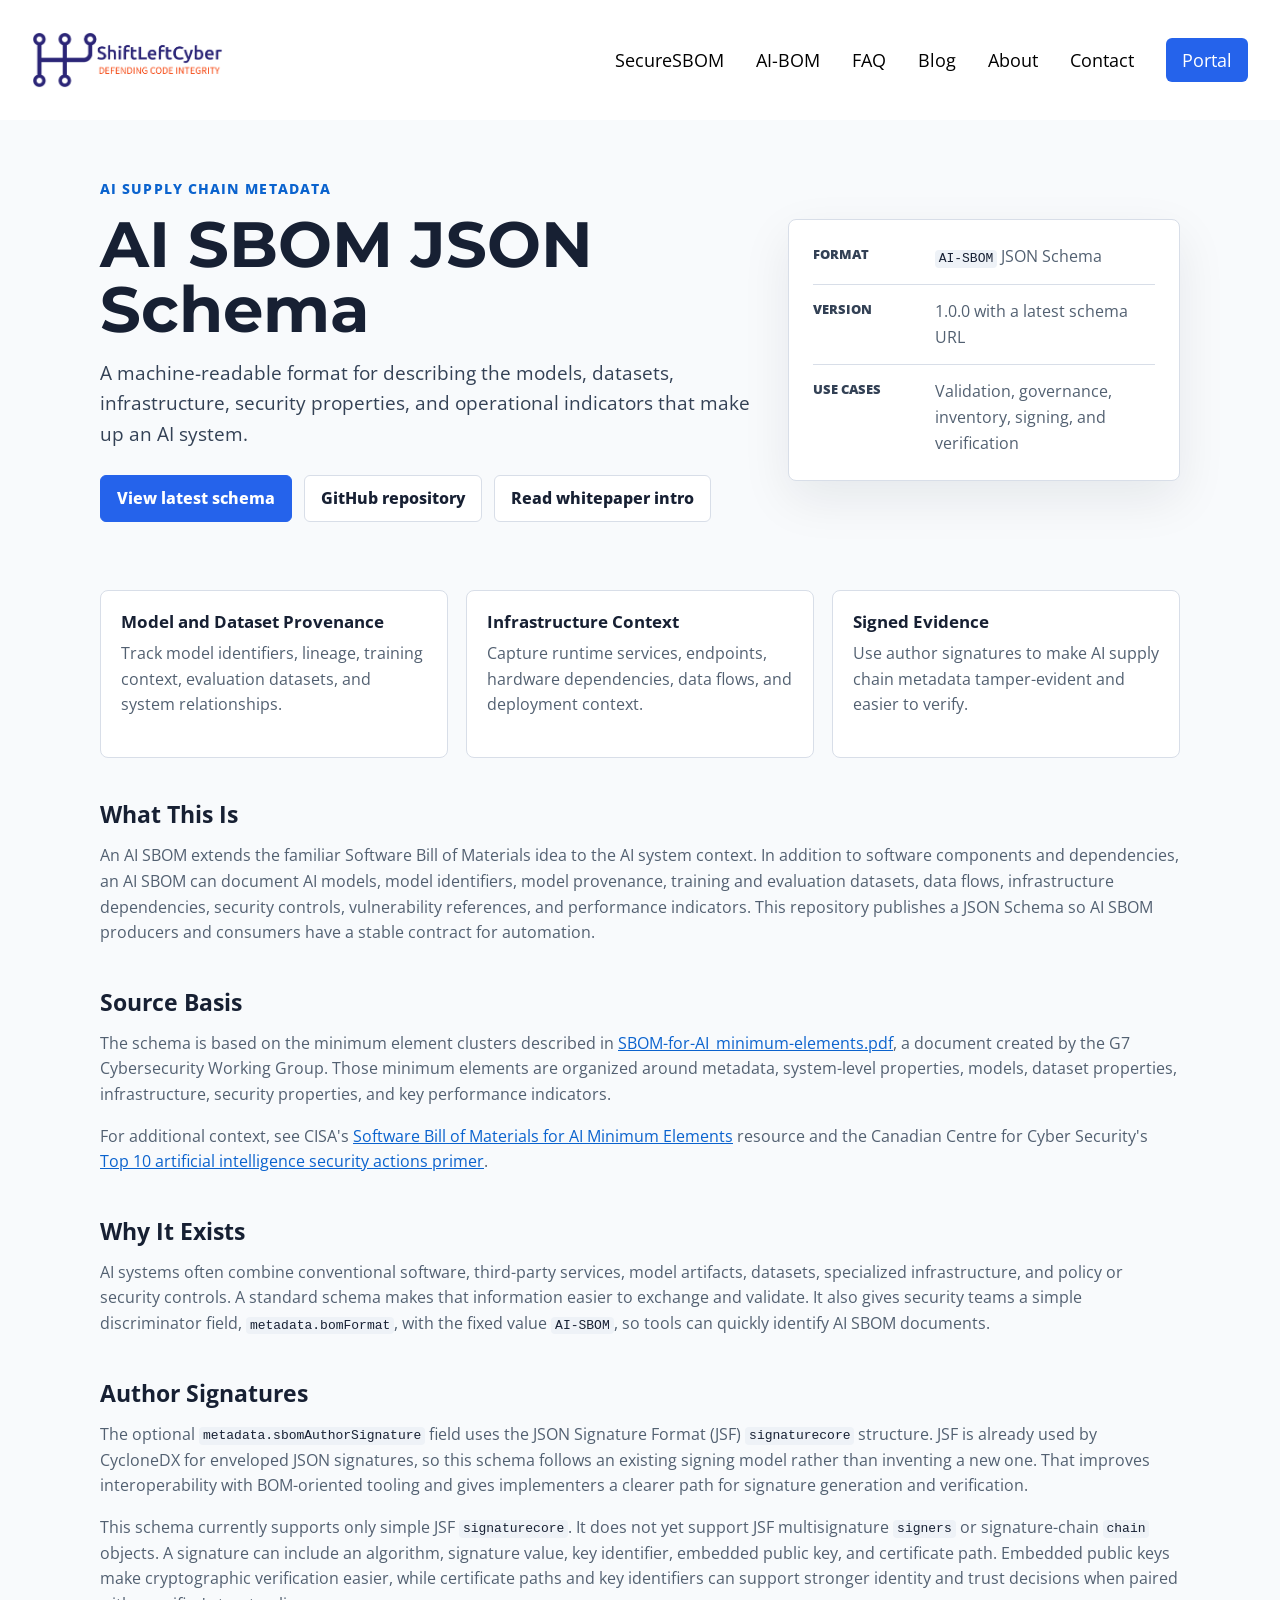
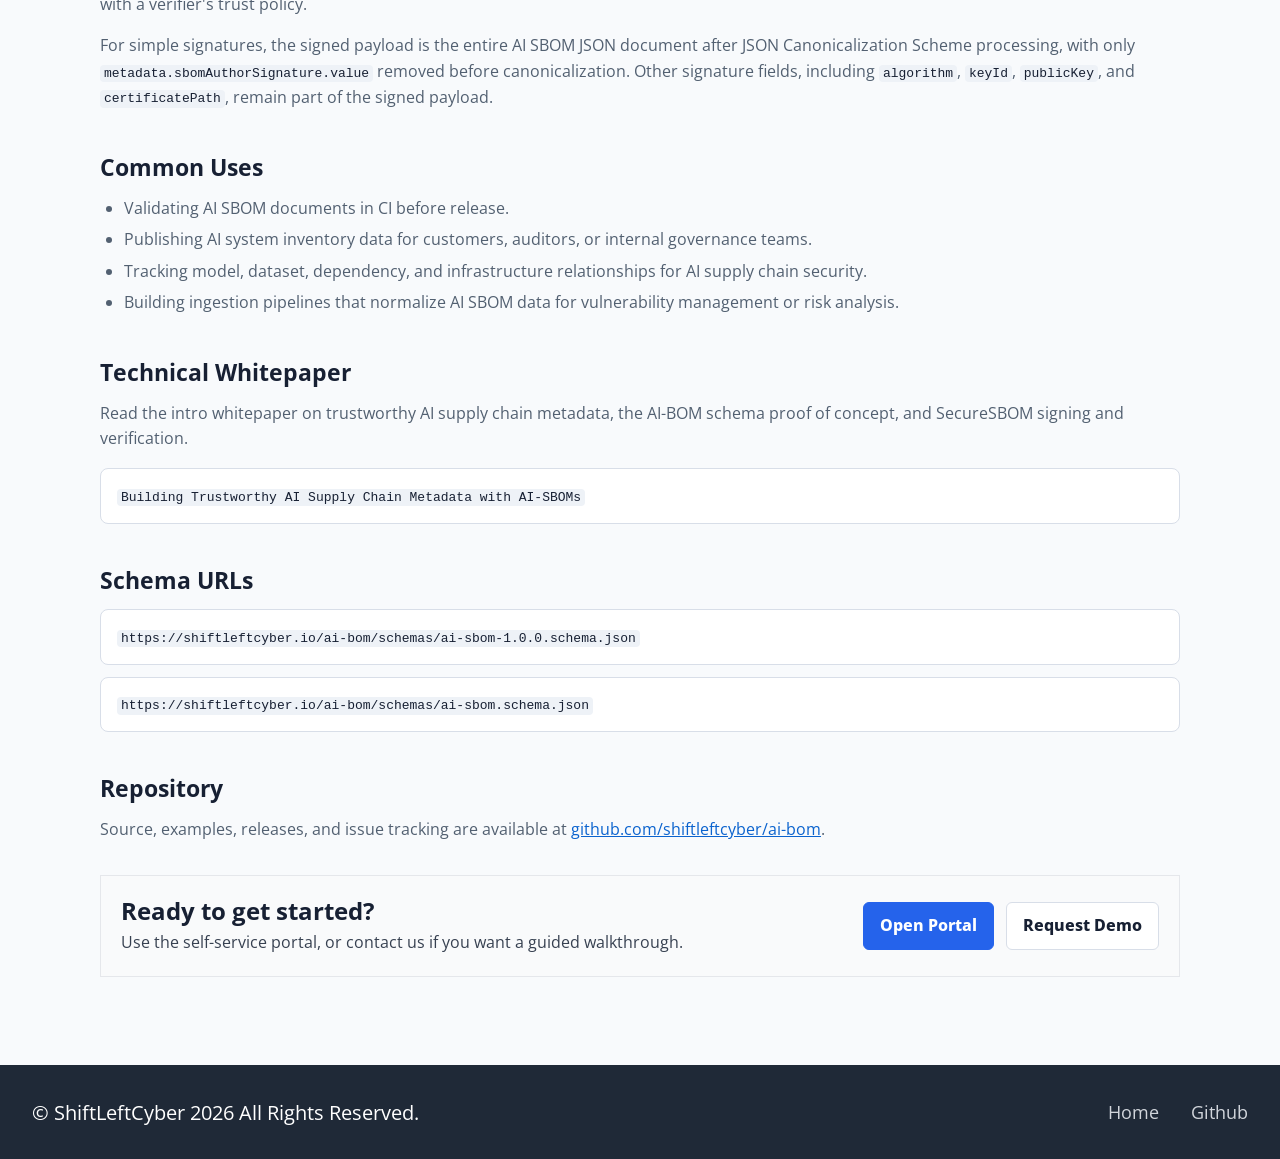
<file: docs/index.html>
<!doctype html>
<html lang="en">
  <head>
    <meta charset="utf-8">
    <meta name="viewport" content="width=device-width, initial-scale=1">
    <title>AI SBOM JSON Schema</title>
    <meta name="description" content="Published JSON Schema for AI Software Bill of Materials documents, based on G7 Cybersecurity Working Group minimum elements and designed for validators, CI workflows, and AI supply chain security automation.">
    <meta name="keywords" content="AI SBOM, SBOM for AI, Software Bill of Materials, JSON Schema, AI security, supply chain security, cybersecurity, SPDX, CycloneDX, AI governance, machine learning security">
    <meta name="author" content="ShiftLeftCyber">
    <meta name="robots" content="index, follow">
    <link rel="canonical" href="https://shiftleftcyber.io/ai-bom/">

    <meta property="og:type" content="website">
    <meta property="og:site_name" content="ShiftLeftCyber AI-BOM">
    <meta property="og:title" content="AI SBOM JSON Schema">
    <meta property="og:description" content="A machine-consumable JSON Schema for AI Software Bill of Materials documents based on G7 Cybersecurity Working Group minimum elements.">
    <meta property="og:url" content="https://shiftleftcyber.io/ai-bom/">

    <meta name="twitter:card" content="summary">
    <meta name="twitter:title" content="AI SBOM JSON Schema">
    <meta name="twitter:description" content="A published JSON Schema for AI Software Bill of Materials automation and validation, based on G7 minimum elements.">

    <script type="application/ld+json">
      {
        "@context": "https://schema.org",
        "@type": "SoftwareSourceCode",
        "name": "AI SBOM JSON Schema",
        "description": "A JSON Schema for AI Software Bill of Materials documents, based on G7 Cybersecurity Working Group minimum elements and designed for validators, CI workflows, and AI supply chain security automation.",
        "codeRepository": "https://github.com/shiftleftcyber/ai-bom",
        "url": "https://shiftleftcyber.io/ai-bom/",
        "programmingLanguage": "JSON Schema",
        "version": "1.0.0",
        "license": "https://github.com/shiftleftcyber/ai-bom",
        "keywords": [
          "AI SBOM",
          "SBOM",
          "Software Bill of Materials",
          "JSON Schema",
          "AI security",
          "supply chain security",
          "cybersecurity",
          "SPDX",
          "CycloneDX"
        ],
        "publisher": {
          "@type": "Organization",
          "name": "ShiftLeftCyber",
          "url": "https://shiftleftcyber.io/"
        },
        "distribution": [
          {
            "@type": "DataDownload",
            "name": "AI SBOM JSON Schema v1.0.0",
            "encodingFormat": "application/schema+json",
            "contentUrl": "https://shiftleftcyber.io/ai-bom/schemas/ai-sbom-1.0.0.schema.json"
          },
          {
            "@type": "DataDownload",
            "name": "AI SBOM JSON Schema latest",
            "encodingFormat": "application/schema+json",
            "contentUrl": "https://shiftleftcyber.io/ai-bom/schemas/ai-sbom.schema.json"
          }
        ]
      }
    </script>

    <link href="https://fonts.googleapis.com/css2?family=Montserrat&family=Open+Sans&display=swap" rel="stylesheet">
    <link rel="stylesheet" href="./assets/site.css">
  </head>
  <body>
    <header class="site-header">
      <div class="mobile-overlay" id="mobileOverlay" aria-hidden="true">
        <ul>
          <li><a href="https://shiftleftcyber.io/securesbom/">SecureSBOM</a></li>
          <li><a href="https://shiftleftcyber.io/ai-bom/">AI-BOM</a></li>
          <li><a href="https://shiftleftcyber.io/faq/">FAQ</a></li>
          <li><a href="https://shiftleftcyber.io/blog/">Blog</a></li>
          <li><a href="https://shiftleftcyber.io/about/">About</a></li>
          <li><a href="https://shiftleftcyber.io/contactus/">Contact</a></li>
          <li><a href="https://app.securesbom.com/">Portal</a></li>
        </ul>
      </div>
      <div class="nav-wrap">
        <a class="brand" href="https://shiftleftcyber.io/">
          <img class="brand-logo" src="./assets/ShiftLeftCyberMainLogoUpdated.png" alt="SBOM management solutions by ShiftLeftCyber">
        </a>
        <button class="menu-button" id="menuButton" type="button" aria-label="Open menu" aria-expanded="false" aria-controls="mobileOverlay">
          <span class="top"></span>
          <span class="middle"></span>
          <span class="bottom"></span>
        </button>
        <nav class="site-nav" aria-label="Main navigation">
          <a href="https://shiftleftcyber.io/securesbom/">SecureSBOM</a>
          <a href="https://shiftleftcyber.io/ai-bom/">AI-BOM</a>
          <a href="https://shiftleftcyber.io/faq/">FAQ</a>
          <a href="https://shiftleftcyber.io/blog/">Blog</a>
          <a href="https://shiftleftcyber.io/about/">About</a>
          <a href="https://shiftleftcyber.io/contactus/">Contact</a>
          <a class="portal-link" href="https://app.securesbom.com/">Portal</a>
        </nav>
      </div>
    </header>
    <main>
      <section class="hero" aria-labelledby="ai-bom-title">
        <div class="hero-copy">
          <p class="eyebrow">AI supply chain metadata</p>
          <h1 id="ai-bom-title">AI SBOM JSON Schema</h1>
          <p class="lead">
            A machine-readable format for describing the models, datasets, infrastructure,
            security properties, and operational indicators that make up an AI system.
          </p>
          <div class="actions">
            <a class="button primary" href="https://shiftleftcyber.io/ai-bom/schemas/ai-sbom.schema.json">View latest schema</a>
            <a class="button" href="https://github.com/shiftleftcyber/ai-bom">GitHub repository</a>
            <a class="button" href="./building-trustworthy-ai-supply-chain-metadata-with-ai-sboms.html">Read whitepaper intro</a>
          </div>
        </div>
        <aside class="signal-panel" aria-label="AI-BOM schema summary">
          <div class="signal-row">
            <span class="signal-label">Format</span>
            <span class="signal-value"><code>AI-SBOM</code> JSON Schema</span>
          </div>
          <div class="signal-row">
            <span class="signal-label">Version</span>
            <span class="signal-value">1.0.0 with a latest schema URL</span>
          </div>
          <div class="signal-row">
            <span class="signal-label">Use Cases</span>
            <span class="signal-value">Validation, governance, inventory, signing, and verification</span>
          </div>
        </aside>
      </section>

      <section class="content-grid" aria-label="AI-BOM focus areas">
        <article class="card">
          <h3>Model and Dataset Provenance</h3>
          <p>Track model identifiers, lineage, training context, evaluation datasets, and system relationships.</p>
        </article>
        <article class="card">
          <h3>Infrastructure Context</h3>
          <p>Capture runtime services, endpoints, hardware dependencies, data flows, and deployment context.</p>
        </article>
        <article class="card">
          <h3>Signed Evidence</h3>
          <p>Use author signatures to make AI supply chain metadata tamper-evident and easier to verify.</p>
        </article>
      </section>

      <h2>What This Is</h2>
      <p>
        An AI SBOM extends the familiar Software Bill of Materials idea to the AI system context.
        In addition to software components and dependencies, an AI SBOM can document AI models,
        model identifiers, model provenance, training and evaluation datasets, data flows,
        infrastructure dependencies, security controls, vulnerability references, and performance
        indicators. This repository publishes a JSON Schema so AI SBOM producers and consumers
        have a stable contract for automation.
      </p>

      <h2>Source Basis</h2>
      <p>
        The schema is based on the minimum element clusters described in
        <a href="https://shiftleftcyber.io/ai-bom/assets/SBOM-for-AI_minimum-elements.pdf">SBOM-for-AI_minimum-elements.pdf</a>,
        a document created by the G7 Cybersecurity Working Group. Those minimum elements are
        organized around metadata, system-level properties, models, dataset properties,
        infrastructure, security properties, and key performance indicators.
      </p>
      <p>
        For additional context, see CISA's
        <a href="https://www.cisa.gov/resources-tools/resources/software-bill-materials-ai-minimum-elements">Software Bill of Materials for AI Minimum Elements</a>
        resource and the Canadian Centre for Cyber Security's
        <a href="https://www.cyber.gc.ca/en/guidance/top-10-artificial-intelligence-security-actions-primer-itsap10049">Top 10 artificial intelligence security actions primer</a>.
      </p>

      <h2>Why It Exists</h2>
      <p>
        AI systems often combine conventional software, third-party services, model artifacts,
        datasets, specialized infrastructure, and policy or security controls. A standard schema
        makes that information easier to exchange and validate. It also gives security teams a
        simple discriminator field, <code>metadata.bomFormat</code>, with the fixed value
        <code>AI-SBOM</code>, so tools can quickly identify AI SBOM documents.
      </p>

      <h2>Author Signatures</h2>
      <p>
        The optional <code>metadata.sbomAuthorSignature</code> field uses the JSON Signature
        Format (JSF) <code>signaturecore</code> structure. JSF is already used by CycloneDX for
        enveloped JSON signatures, so this schema follows an existing signing model rather than
        inventing a new one. That improves interoperability with BOM-oriented tooling and gives
        implementers a clearer path for signature generation and verification.
      </p>
      <p>
        This schema currently supports only simple JSF <code>signaturecore</code>. It does not
        yet support JSF multisignature <code>signers</code> or signature-chain <code>chain</code>
        objects. A signature can include an algorithm, signature value, key identifier, embedded
        public key, and certificate path. Embedded public keys make cryptographic verification
        easier, while certificate paths and key identifiers can support stronger identity and trust
        decisions when paired with a verifier's trust policy.
      </p>
      <p>
        For simple signatures, the signed payload is the entire AI SBOM JSON document after JSON
        Canonicalization Scheme processing, with only
        <code>metadata.sbomAuthorSignature.value</code> removed before canonicalization. Other
        signature fields, including <code>algorithm</code>, <code>keyId</code>,
        <code>publicKey</code>, and <code>certificatePath</code>, remain part of the signed
        payload.
      </p>

      <h2>Common Uses</h2>
      <ul>
        <li>Validating AI SBOM documents in CI before release.</li>
        <li>Publishing AI system inventory data for customers, auditors, or internal governance teams.</li>
        <li>Tracking model, dataset, dependency, and infrastructure relationships for AI supply chain security.</li>
        <li>Building ingestion pipelines that normalize AI SBOM data for vulnerability management or risk analysis.</li>
      </ul>

      <h2>Technical Whitepaper</h2>
      <p>
        Read the intro whitepaper on trustworthy AI supply chain metadata, the AI-BOM
        schema proof of concept, and SecureSBOM signing and verification.
      </p>
      <a class="schema-link" href="./building-trustworthy-ai-supply-chain-metadata-with-ai-sboms.html">
        <code>Building Trustworthy AI Supply Chain Metadata with AI-SBOMs</code>
      </a>

      <h2>Schema URLs</h2>
      <a class="schema-link" href="https://shiftleftcyber.io/ai-bom/schemas/ai-sbom-1.0.0.schema.json">
        <code>https://shiftleftcyber.io/ai-bom/schemas/ai-sbom-1.0.0.schema.json</code>
      </a>
      <a class="schema-link" href="https://shiftleftcyber.io/ai-bom/schemas/ai-sbom.schema.json">
        <code>https://shiftleftcyber.io/ai-bom/schemas/ai-sbom.schema.json</code>
      </a>

      <h2>Repository</h2>
      <p>
        Source, examples, releases, and issue tracking are available at
        <a href="https://github.com/shiftleftcyber/ai-bom">github.com/shiftleftcyber/ai-bom</a>.
      </p>

      <section class="ready-cta" aria-labelledby="ready-to-get-started">
        <div class="ready-cta-inner">
          <div>
            <h2 id="ready-to-get-started">Ready to get started?</h2>
            <p>Use the self-service portal, or contact us if you want a guided walkthrough.</p>
          </div>
          <div class="ready-cta-actions">
            <a class="button primary" href="https://app.securesbom.com/">Open Portal</a>
            <a class="button" href="https://shiftleftcyber.io/contactus/?type=demo">Request Demo</a>
          </div>
        </div>
      </section>
    </main>
    <footer class="site-footer">
      <div class="footer-wrap">
        <div>&copy; ShiftLeftCyber 2026 All Rights Reserved.</div>
        <div class="footer-links">
          <a href="https://shiftleftcyber.io/">Home</a>
          <a href="https://github.com/shiftleftcyber/">Github</a>
        </div>
      </div>
    </footer>
    <script>
      (function () {
        var menuButton = document.getElementById("menuButton");
        var mobileOverlay = document.getElementById("mobileOverlay");
        if (!menuButton || !mobileOverlay) {
          return;
        }

        menuButton.addEventListener("click", function () {
          var isOpen = mobileOverlay.classList.toggle("open");
          menuButton.classList.toggle("is-open", isOpen);
          menuButton.setAttribute("aria-expanded", String(isOpen));
          mobileOverlay.setAttribute("aria-hidden", String(!isOpen));
          document.body.classList.toggle("scroll-lock", isOpen);
        });
      })();
    </script>
  </body>
</html>
</file>
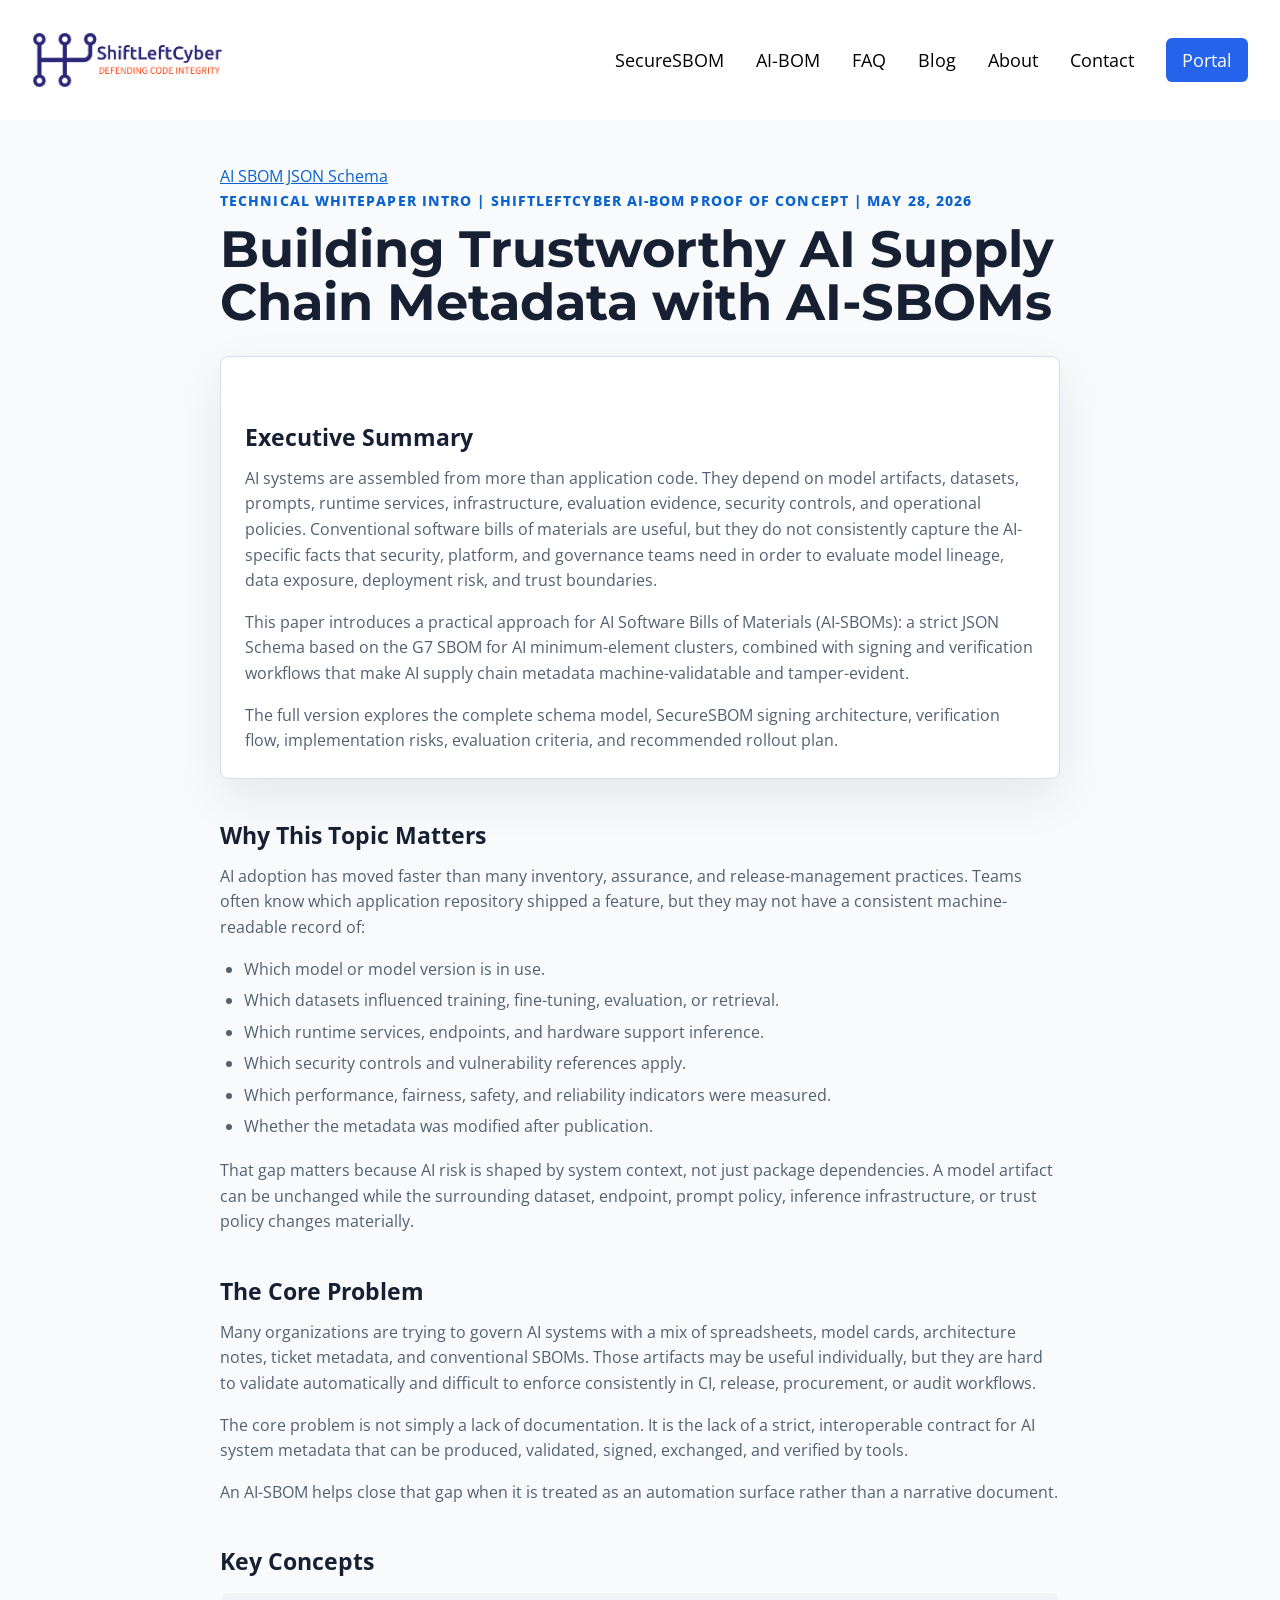
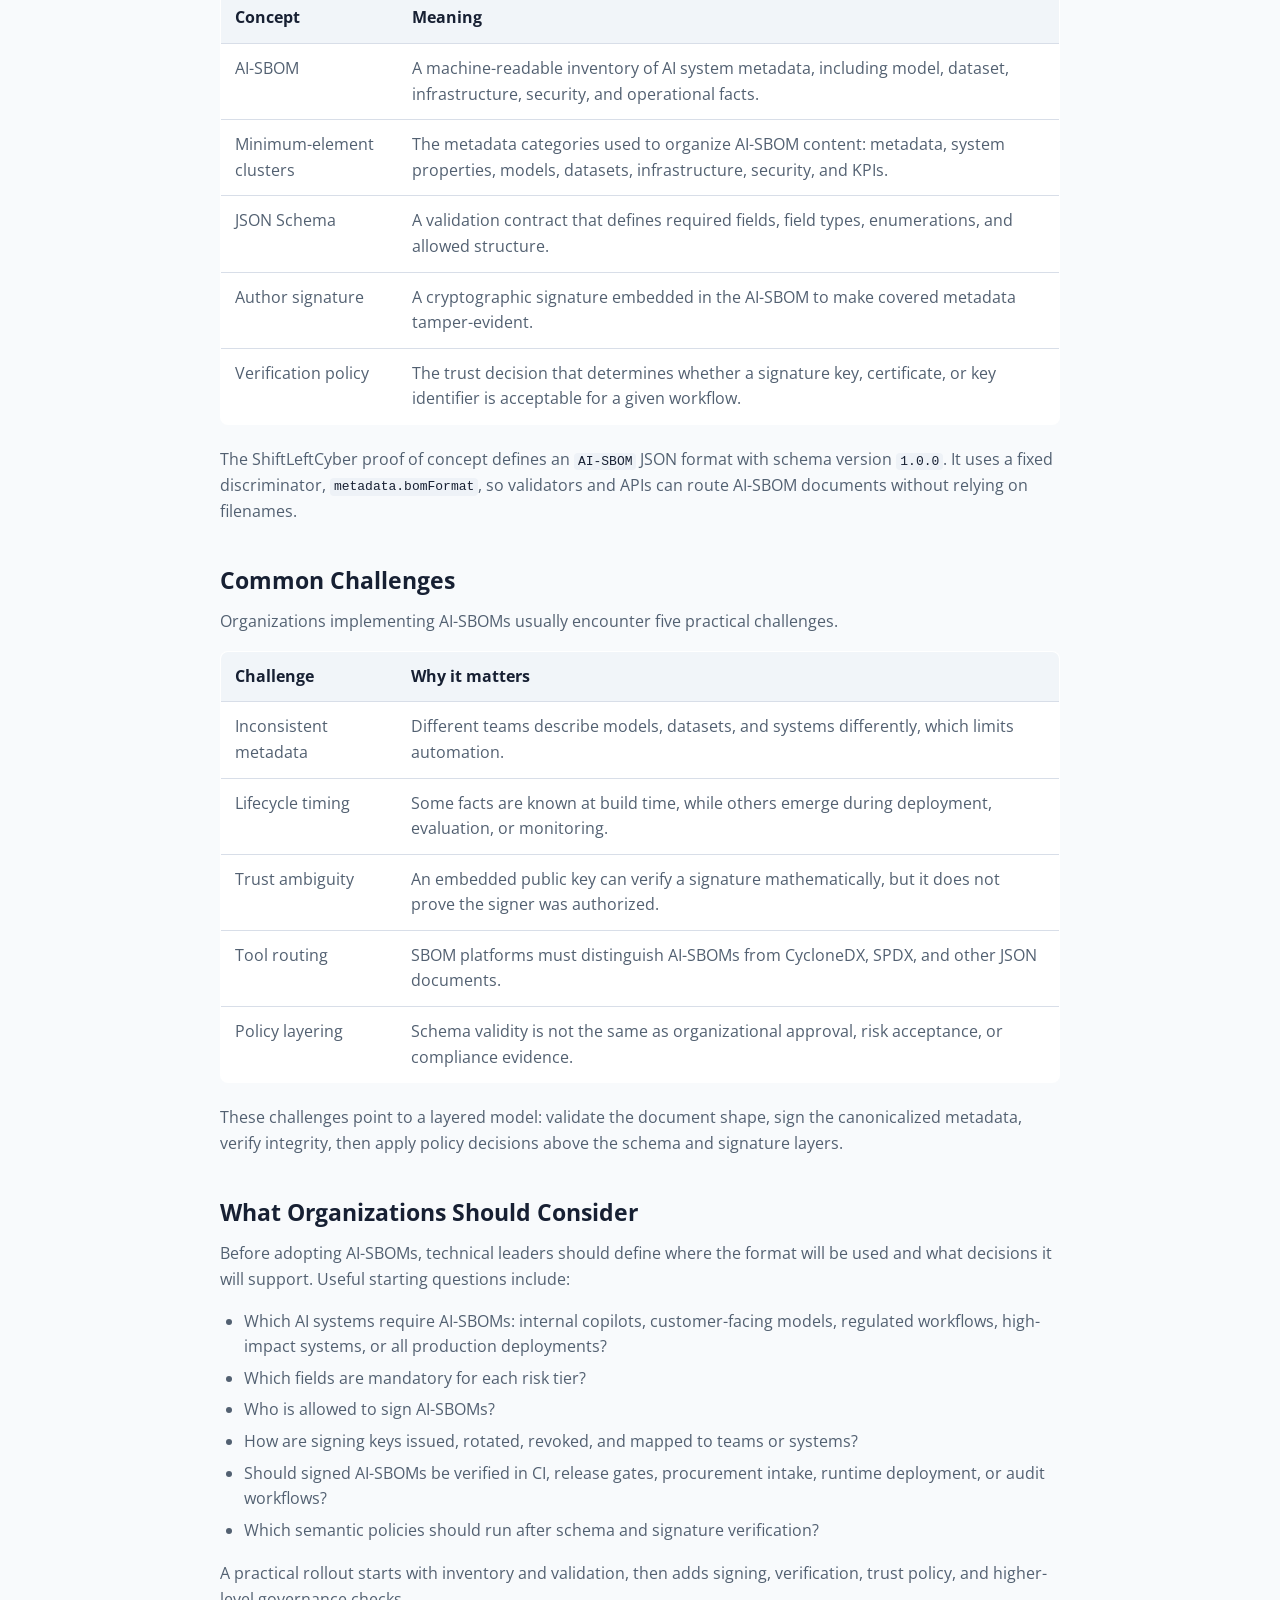
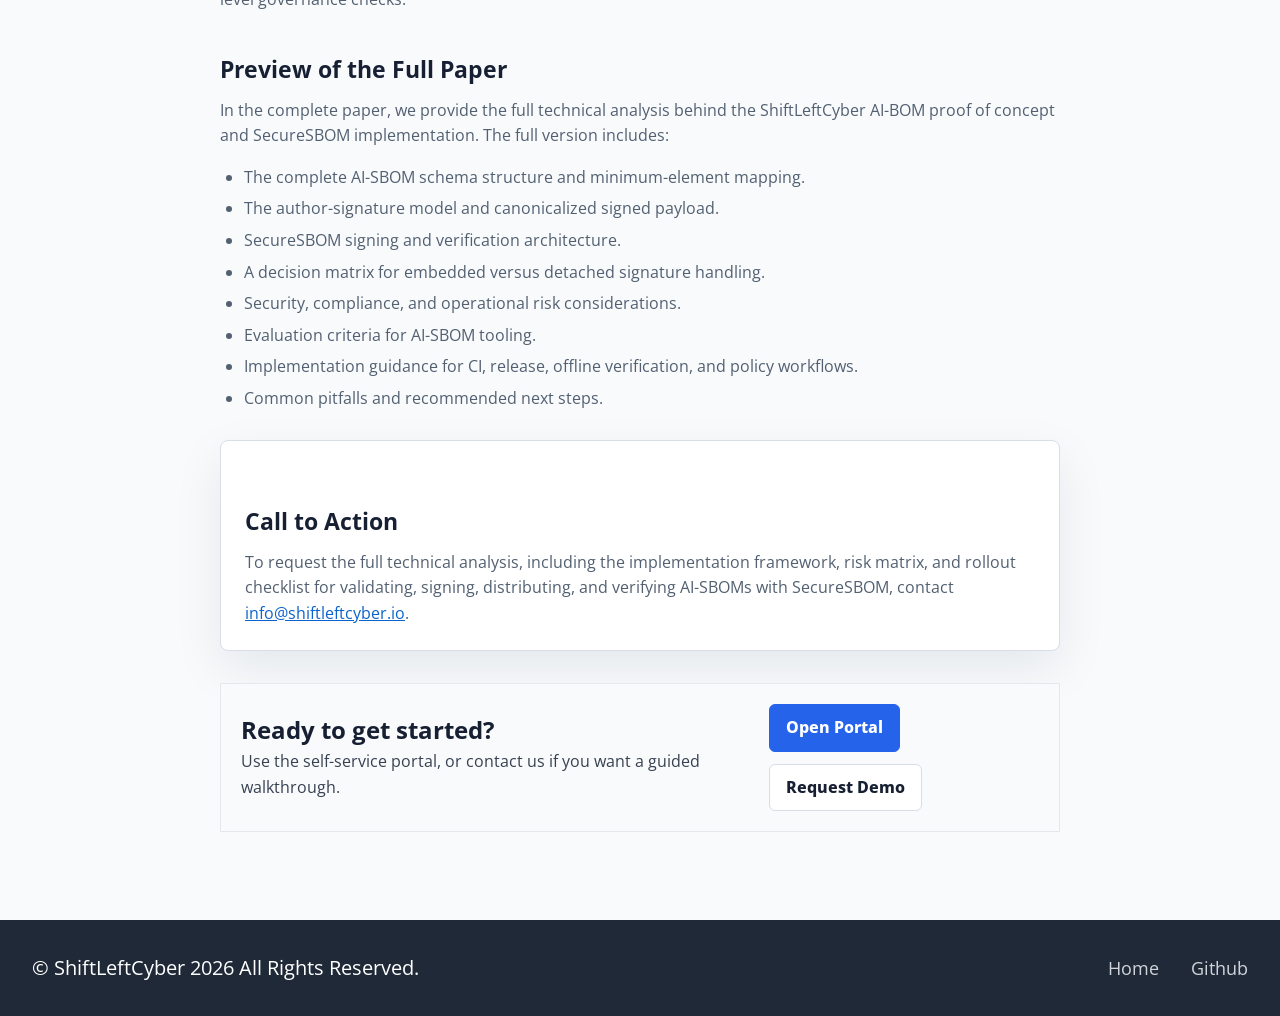
<file: docs/building-trustworthy-ai-supply-chain-metadata-with-ai-sboms.html>
<!doctype html>
<html lang="en">
  <head>
    <meta charset="utf-8">
    <meta name="viewport" content="width=device-width, initial-scale=1">
    <title>Building Trustworthy AI Supply Chain Metadata with AI-SBOMs | ShiftLeftCyber</title>
    <meta name="description" content="Read the ShiftLeftCyber technical whitepaper intro on AI-SBOMs, AI supply chain metadata, JSON Schema validation, SecureSBOM signing, verification, and AI governance workflows.">
    <meta name="keywords" content="AI SBOM, AI-SBOM, AI BOM, AI Bill of Materials, Software Bill of Materials for AI, SBOM for AI, AI supply chain security, SecureSBOM, SBOM signing, SBOM verification, JSON Schema, AI governance, model provenance, dataset provenance">
    <meta name="author" content="ShiftLeftCyber">
    <meta name="robots" content="index, follow">
    <meta name="article:published_time" content="2026-05-28">
    <meta name="article:author" content="ShiftLeftCyber">
    <meta name="article:section" content="AI Supply Chain Security">
    <meta name="article:tag" content="AI-SBOM">
    <meta name="article:tag" content="AI supply chain security">
    <meta name="article:tag" content="SecureSBOM">
    <link rel="canonical" href="https://shiftleftcyber.io/ai-bom/building-trustworthy-ai-supply-chain-metadata-with-ai-sboms.html">

    <meta property="og:type" content="article">
    <meta property="og:site_name" content="ShiftLeftCyber AI-BOM">
    <meta property="og:title" content="Building Trustworthy AI Supply Chain Metadata with AI-SBOMs">
    <meta property="og:description" content="A practical technical whitepaper intro on making AI supply chain metadata machine-validatable and tamper-evident with AI-SBOMs, JSON Schema, and SecureSBOM.">
    <meta property="og:url" content="https://shiftleftcyber.io/ai-bom/building-trustworthy-ai-supply-chain-metadata-with-ai-sboms.html">
    <meta property="article:published_time" content="2026-05-28">
    <meta property="article:author" content="ShiftLeftCyber">
    <meta property="article:section" content="AI Supply Chain Security">
    <meta property="article:tag" content="AI-SBOM">
    <meta property="article:tag" content="AI supply chain security">
    <meta property="article:tag" content="SecureSBOM">

    <meta name="twitter:card" content="summary">
    <meta name="twitter:title" content="Building Trustworthy AI Supply Chain Metadata with AI-SBOMs">
    <meta name="twitter:description" content="Technical whitepaper intro on AI-SBOMs, AI supply chain metadata, schema validation, SecureSBOM signing, and verification.">

    <script type="application/ld+json">
      {
        "@context": "https://schema.org",
        "@type": "TechArticle",
        "headline": "Building Trustworthy AI Supply Chain Metadata with AI-SBOMs",
        "description": "Technical whitepaper intro on AI-SBOMs, AI supply chain metadata, JSON Schema validation, SecureSBOM signing, verification, and AI governance workflows.",
        "datePublished": "2026-05-28",
        "dateModified": "2026-05-28",
        "author": {
          "@type": "Organization",
          "name": "ShiftLeftCyber",
          "url": "https://shiftleftcyber.io/"
        },
        "publisher": {
          "@type": "Organization",
          "name": "ShiftLeftCyber",
          "url": "https://shiftleftcyber.io/"
        },
        "mainEntityOfPage": {
          "@type": "WebPage",
          "@id": "https://shiftleftcyber.io/ai-bom/building-trustworthy-ai-supply-chain-metadata-with-ai-sboms.html"
        },
        "about": [
          "AI Software Bill of Materials",
          "AI supply chain security",
          "SBOM signing",
          "SBOM verification",
          "JSON Schema",
          "SecureSBOM"
        ],
        "keywords": [
          "AI-SBOM",
          "AI BOM",
          "AI Bill of Materials",
          "SBOM for AI",
          "AI supply chain security",
          "SecureSBOM",
          "model provenance",
          "dataset provenance"
        ],
        "isPartOf": {
          "@type": "WebSite",
          "name": "ShiftLeftCyber AI-BOM",
          "url": "https://shiftleftcyber.io/ai-bom/"
        }
      }
    </script>
    <link href="https://fonts.googleapis.com/css2?family=Montserrat&family=Open+Sans&display=swap" rel="stylesheet">
    <link rel="stylesheet" href="./assets/site.css">
  </head>
  <body>
    <header class="site-header">
      <div class="mobile-overlay" id="mobileOverlay" aria-hidden="true">
        <ul>
          <li><a href="https://shiftleftcyber.io/securesbom/">SecureSBOM</a></li>
          <li><a href="https://shiftleftcyber.io/ai-bom/">AI-BOM</a></li>
          <li><a href="https://shiftleftcyber.io/faq/">FAQ</a></li>
          <li><a href="https://shiftleftcyber.io/blog/">Blog</a></li>
          <li><a href="https://shiftleftcyber.io/about/">About</a></li>
          <li><a href="https://shiftleftcyber.io/contactus/">Contact</a></li>
          <li><a href="https://app.securesbom.com/">Portal</a></li>
        </ul>
      </div>
      <div class="nav-wrap">
        <a class="brand" href="https://shiftleftcyber.io/">
          <img class="brand-logo" src="./assets/ShiftLeftCyberMainLogoUpdated.png" alt="SBOM management solutions by ShiftLeftCyber">
        </a>
        <button class="menu-button" id="menuButton" type="button" aria-label="Open menu" aria-expanded="false" aria-controls="mobileOverlay">
          <span class="top"></span>
          <span class="middle"></span>
          <span class="bottom"></span>
        </button>
        <nav class="site-nav" aria-label="Main navigation">
          <a href="https://shiftleftcyber.io/securesbom/">SecureSBOM</a>
          <a href="https://shiftleftcyber.io/ai-bom/">AI-BOM</a>
          <a href="https://shiftleftcyber.io/faq/">FAQ</a>
          <a href="https://shiftleftcyber.io/blog/">Blog</a>
          <a href="https://shiftleftcyber.io/about/">About</a>
          <a href="https://shiftleftcyber.io/contactus/">Contact</a>
          <a class="portal-link" href="https://app.securesbom.com/">Portal</a>
        </nav>
      </div>
    </header>
    <main class="article">
      <nav aria-label="Breadcrumb">
        <a href="./">AI SBOM JSON Schema</a>
      </nav>

      <p class="eyebrow">Technical whitepaper intro | ShiftLeftCyber AI-BOM proof of concept | May 28, 2026</p>
      <h1>Building Trustworthy AI Supply Chain Metadata with AI-SBOMs</h1>

      <section class="summary" aria-labelledby="executive-summary">
        <h2 id="executive-summary">Executive Summary</h2>
        <p>
          AI systems are assembled from more than application code. They depend on model artifacts,
          datasets, prompts, runtime services, infrastructure, evaluation evidence, security
          controls, and operational policies. Conventional software bills of materials are useful,
          but they do not consistently capture the AI-specific facts that security, platform, and
          governance teams need in order to evaluate model lineage, data exposure, deployment risk,
          and trust boundaries.
        </p>
        <p>
          This paper introduces a practical approach for AI Software Bills of Materials
          (AI-SBOMs): a strict JSON Schema based on the G7 SBOM for AI minimum-element clusters,
          combined with signing and verification workflows that make AI supply chain metadata
          machine-validatable and tamper-evident.
        </p>
        <p>
          The full version explores the complete schema model, SecureSBOM signing architecture,
          verification flow, implementation risks, evaluation criteria, and recommended rollout plan.
        </p>
      </section>

      <h2>Why This Topic Matters</h2>
      <p>
        AI adoption has moved faster than many inventory, assurance, and release-management
        practices. Teams often know which application repository shipped a feature, but they may
        not have a consistent machine-readable record of:
      </p>
      <ul>
        <li>Which model or model version is in use.</li>
        <li>Which datasets influenced training, fine-tuning, evaluation, or retrieval.</li>
        <li>Which runtime services, endpoints, and hardware support inference.</li>
        <li>Which security controls and vulnerability references apply.</li>
        <li>Which performance, fairness, safety, and reliability indicators were measured.</li>
        <li>Whether the metadata was modified after publication.</li>
      </ul>
      <p>
        That gap matters because AI risk is shaped by system context, not just package
        dependencies. A model artifact can be unchanged while the surrounding dataset, endpoint,
        prompt policy, inference infrastructure, or trust policy changes materially.
      </p>

      <h2>The Core Problem</h2>
      <p>
        Many organizations are trying to govern AI systems with a mix of spreadsheets, model cards,
        architecture notes, ticket metadata, and conventional SBOMs. Those artifacts may be useful
        individually, but they are hard to validate automatically and difficult to enforce
        consistently in CI, release, procurement, or audit workflows.
      </p>
      <p>
        The core problem is not simply a lack of documentation. It is the lack of a strict,
        interoperable contract for AI system metadata that can be produced, validated, signed,
        exchanged, and verified by tools.
      </p>
      <p>
        An AI-SBOM helps close that gap when it is treated as an automation surface rather than a
        narrative document.
      </p>

      <h2>Key Concepts</h2>
      <table>
        <thead>
          <tr>
            <th>Concept</th>
            <th>Meaning</th>
          </tr>
        </thead>
        <tbody>
          <tr>
            <td>AI-SBOM</td>
            <td>A machine-readable inventory of AI system metadata, including model, dataset, infrastructure, security, and operational facts.</td>
          </tr>
          <tr>
            <td>Minimum-element clusters</td>
            <td>The metadata categories used to organize AI-SBOM content: metadata, system properties, models, datasets, infrastructure, security, and KPIs.</td>
          </tr>
          <tr>
            <td>JSON Schema</td>
            <td>A validation contract that defines required fields, field types, enumerations, and allowed structure.</td>
          </tr>
          <tr>
            <td>Author signature</td>
            <td>A cryptographic signature embedded in the AI-SBOM to make covered metadata tamper-evident.</td>
          </tr>
          <tr>
            <td>Verification policy</td>
            <td>The trust decision that determines whether a signature key, certificate, or key identifier is acceptable for a given workflow.</td>
          </tr>
        </tbody>
      </table>
      <p>
        The ShiftLeftCyber proof of concept defines an <code>AI-SBOM</code> JSON format with schema
        version <code>1.0.0</code>. It uses a fixed discriminator, <code>metadata.bomFormat</code>,
        so validators and APIs can route AI-SBOM documents without relying on filenames.
      </p>

      <h2>Common Challenges</h2>
      <p>Organizations implementing AI-SBOMs usually encounter five practical challenges.</p>
      <table>
        <thead>
          <tr>
            <th>Challenge</th>
            <th>Why it matters</th>
          </tr>
        </thead>
        <tbody>
          <tr>
            <td>Inconsistent metadata</td>
            <td>Different teams describe models, datasets, and systems differently, which limits automation.</td>
          </tr>
          <tr>
            <td>Lifecycle timing</td>
            <td>Some facts are known at build time, while others emerge during deployment, evaluation, or monitoring.</td>
          </tr>
          <tr>
            <td>Trust ambiguity</td>
            <td>An embedded public key can verify a signature mathematically, but it does not prove the signer was authorized.</td>
          </tr>
          <tr>
            <td>Tool routing</td>
            <td>SBOM platforms must distinguish AI-SBOMs from CycloneDX, SPDX, and other JSON documents.</td>
          </tr>
          <tr>
            <td>Policy layering</td>
            <td>Schema validity is not the same as organizational approval, risk acceptance, or compliance evidence.</td>
          </tr>
        </tbody>
      </table>
      <p>
        These challenges point to a layered model: validate the document shape, sign the
        canonicalized metadata, verify integrity, then apply policy decisions above the schema and
        signature layers.
      </p>

      <h2>What Organizations Should Consider</h2>
      <p>
        Before adopting AI-SBOMs, technical leaders should define where the format will be used and
        what decisions it will support. Useful starting questions include:
      </p>
      <ul>
        <li>Which AI systems require AI-SBOMs: internal copilots, customer-facing models, regulated workflows, high-impact systems, or all production deployments?</li>
        <li>Which fields are mandatory for each risk tier?</li>
        <li>Who is allowed to sign AI-SBOMs?</li>
        <li>How are signing keys issued, rotated, revoked, and mapped to teams or systems?</li>
        <li>Should signed AI-SBOMs be verified in CI, release gates, procurement intake, runtime deployment, or audit workflows?</li>
        <li>Which semantic policies should run after schema and signature verification?</li>
      </ul>
      <p>
        A practical rollout starts with inventory and validation, then adds signing, verification,
        trust policy, and higher-level governance checks.
      </p>

      <h2>Preview of the Full Paper</h2>
      <p>
        In the complete paper, we provide the full technical analysis behind the ShiftLeftCyber
        AI-BOM proof of concept and SecureSBOM implementation. The full version includes:
      </p>
      <ul>
        <li>The complete AI-SBOM schema structure and minimum-element mapping.</li>
        <li>The author-signature model and canonicalized signed payload.</li>
        <li>SecureSBOM signing and verification architecture.</li>
        <li>A decision matrix for embedded versus detached signature handling.</li>
        <li>Security, compliance, and operational risk considerations.</li>
        <li>Evaluation criteria for AI-SBOM tooling.</li>
        <li>Implementation guidance for CI, release, offline verification, and policy workflows.</li>
        <li>Common pitfalls and recommended next steps.</li>
      </ul>

      <section class="cta" aria-labelledby="call-to-action">
        <h2 id="call-to-action">Call to Action</h2>
        <p>
          To request the full technical analysis, including the implementation framework, risk
          matrix, and rollout checklist for validating, signing, distributing, and verifying
          AI-SBOMs with SecureSBOM, contact
          <a href="mailto:info@shiftleftcyber.io?subject=Full%20AI-SBOM%20whitepaper%20request">info@shiftleftcyber.io</a>.
        </p>
      </section>

      <section class="ready-cta" aria-labelledby="ready-to-get-started">
        <div class="ready-cta-inner">
          <div>
            <h2 id="ready-to-get-started">Ready to get started?</h2>
            <p>Use the self-service portal, or contact us if you want a guided walkthrough.</p>
          </div>
          <div class="ready-cta-actions">
            <a class="button primary" href="https://app.securesbom.com/">Open Portal</a>
            <a class="button" href="https://shiftleftcyber.io/contactus/?type=demo">Request Demo</a>
          </div>
        </div>
      </section>
    </main>
    <footer class="site-footer">
      <div class="footer-wrap">
        <div>&copy; ShiftLeftCyber 2026 All Rights Reserved.</div>
        <div class="footer-links">
          <a href="https://shiftleftcyber.io/">Home</a>
          <a href="https://github.com/shiftleftcyber/">Github</a>
        </div>
      </div>
    </footer>
    <script>
      (function () {
        var menuButton = document.getElementById("menuButton");
        var mobileOverlay = document.getElementById("mobileOverlay");
        if (!menuButton || !mobileOverlay) {
          return;
        }

        menuButton.addEventListener("click", function () {
          var isOpen = mobileOverlay.classList.toggle("open");
          menuButton.classList.toggle("is-open", isOpen);
          menuButton.setAttribute("aria-expanded", String(isOpen));
          mobileOverlay.setAttribute("aria-hidden", String(!isOpen));
          document.body.classList.toggle("scroll-lock", isOpen);
        });
      })();
    </script>
  </body>
</html>
</file>
<file: docs/assets/site.css>
:root {
  color-scheme: light;
  --bg: #f8fafc;
  --fg: #172033;
  --muted: #526071;
  --link: #0b63ce;
  --panel: #ffffff;
  --panel-soft: #f1f5f9;
  --border: #d8dee8;
  --accent: #2563eb;
  --accent-dark: #1d4ed8;
  --code-bg: #eef2f7;
  --table-head: #f1f5f9;
  --shadow: 0 18px 50px rgba(15, 23, 42, 0.08);
}

* {
  box-sizing: border-box;
}

html {
  scroll-behavior: smooth;
}

body {
  margin: 0;
  font-family: "Open Sans", ui-sans-serif, system-ui, -apple-system, BlinkMacSystemFont, "Segoe UI", sans-serif;
  background: var(--bg);
  color: var(--fg);
  line-height: 1.6;
}

a {
  color: var(--link);
}

p,
li,
td {
  color: var(--muted);
}

p {
  margin: 0 0 16px;
}

ul {
  margin: 0 0 18px;
  padding-left: 24px;
}

li + li {
  margin-top: 6px;
}

code {
  padding: 0.1em 0.3em;
  border-radius: 4px;
  background: var(--code-bg);
  color: var(--fg);
  overflow-wrap: anywhere;
}

.site-header {
  z-index: 10;
  background: #ffffff;
}

.nav-wrap {
  display: flex;
  align-items: center;
  justify-content: space-between;
  gap: 24px;
  padding: 32px;
  flex-wrap: wrap;
}

.brand {
  display: inline-flex;
  align-items: center;
  text-decoration: none;
}

.brand-logo {
  display: block;
  height: 3.5rem;
  width: auto;
}

.site-nav {
  display: flex;
  align-items: center;
  justify-content: flex-end;
  gap: 32px;
  flex-wrap: wrap;
}

.site-nav a {
  color: #000000;
  font-size: 1.125rem;
  font-weight: 400;
  text-decoration: none;
  transition: opacity 200ms ease, background-color 200ms ease;
}

.site-nav a:hover {
  opacity: 0.6;
}

.site-nav .portal-link {
  display: inline-flex;
  min-height: 40px;
  align-items: center;
  border-radius: 6px;
  padding: 8px 16px;
  background: var(--accent);
  color: #ffffff;
}

.site-nav .portal-link:hover {
  opacity: 1;
  background: var(--accent-dark);
  color: #ffffff;
}

.menu-button {
  display: none;
  width: 56px;
  height: 40px;
  padding: 8px 0;
  border: 0;
  background: transparent;
  cursor: pointer;
}

.menu-button span {
  display: block;
  width: 34px;
  height: 4px;
  margin: 0 auto 5px;
  border-radius: 999px;
  background: #111827;
  transition: transform 200ms ease, opacity 200ms ease;
}

.menu-button span:last-child {
  margin-bottom: 0;
}

.menu-button.is-open .top {
  transform: translateY(9px) rotate(45deg);
}

.menu-button.is-open .middle {
  opacity: 0;
}

.menu-button.is-open .bottom {
  transform: translateY(-9px) rotate(-45deg);
}

.mobile-overlay {
  position: fixed;
  inset: 0;
  z-index: 40;
  display: none;
  align-items: center;
  justify-content: center;
  background: rgba(17, 24, 39, 0.96);
}

.mobile-overlay.open {
  display: flex;
}

.mobile-overlay ul {
  margin: 0;
  padding: 0;
  list-style: none;
  text-align: center;
}

.mobile-overlay li {
  margin: 18px 0;
}

.mobile-overlay a {
  color: #ffffff;
  font-size: 1.875rem;
  text-decoration: none;
}

.scroll-lock {
  overflow: hidden;
}

main {
  max-width: 1120px;
  margin: 0 auto;
  padding: 0 20px 56px;
}

.hero {
  display: grid;
  grid-template-columns: minmax(0, 1.25fr) minmax(280px, 0.75fr);
  gap: 34px;
  align-items: center;
  padding: 58px 0 40px;
}

.hero-copy {
  max-width: 760px;
}

.eyebrow {
  margin-bottom: 12px;
  color: var(--link);
  font-size: 0.85rem;
  font-weight: 750;
  text-transform: uppercase;
  letter-spacing: 0.08em;
}

h1 {
  margin: 0 0 16px;
  color: var(--fg);
  font-family: Montserrat, "Open Sans", ui-sans-serif, system-ui, sans-serif;
  font-size: clamp(2.2rem, 5vw, 4.5rem);
  line-height: 1.02;
  letter-spacing: 0;
}

h2 {
  margin: 42px 0 14px;
  color: var(--fg);
  font-size: 1.45rem;
  line-height: 1.25;
}

h3 {
  margin: 0 0 8px;
  color: var(--fg);
  font-size: 1.04rem;
  line-height: 1.3;
}

.lead {
  max-width: 720px;
  color: #334155;
  font-size: 1.18rem;
}

.actions {
  display: flex;
  margin-top: 26px;
  gap: 12px;
  flex-wrap: wrap;
}

.button {
  display: inline-flex;
  min-height: 44px;
  align-items: center;
  justify-content: center;
  border-radius: 6px;
  padding: 10px 16px;
  border: 1px solid var(--border);
  background: #ffffff;
  color: var(--fg);
  font-weight: 750;
  text-decoration: none;
}

.button.primary {
  border-color: var(--accent);
  background: var(--accent);
  color: #ffffff;
}

.button:hover {
  border-color: #94a3b8;
}

.button.primary:hover {
  border-color: var(--accent-dark);
  background: var(--accent-dark);
}

.signal-panel,
.summary,
.cta {
  border: 1px solid var(--border);
  border-radius: 8px;
  background: var(--panel);
  box-shadow: var(--shadow);
}

.signal-panel {
  padding: 24px;
}

.signal-row {
  display: grid;
  grid-template-columns: 110px minmax(0, 1fr);
  gap: 12px;
  padding: 14px 0;
  border-bottom: 1px solid var(--border);
}

.signal-row:first-child {
  padding-top: 0;
}

.signal-row:last-child {
  padding-bottom: 0;
  border-bottom: 0;
}

.signal-label {
  color: #334155;
  font-size: 0.8rem;
  font-weight: 800;
  text-transform: uppercase;
}

.signal-value {
  color: var(--muted);
}

.content-grid {
  display: grid;
  grid-template-columns: repeat(3, minmax(0, 1fr));
  gap: 18px;
  margin: 28px 0 12px;
}

.card {
  min-height: 168px;
  padding: 20px;
  border: 1px solid var(--border);
  border-radius: 8px;
  background: var(--panel);
}

.card p:last-child,
.summary p:last-child,
.cta p:last-child {
  margin-bottom: 0;
}

.summary,
.cta {
  margin: 28px 0;
  padding: 24px;
}

.ready-cta {
  margin: 32px 0;
  padding: 20px;
  border: 1px solid #e5e7eb;
  border-radius: 0;
  background: #f9fafb;
  box-shadow: none;
}

.ready-cta-inner {
  display: flex;
  align-items: center;
  justify-content: space-between;
  gap: 16px;
}

.ready-cta h2 {
  margin: 0 0 4px;
  font-size: 1.5rem;
}

.ready-cta p {
  margin: 0;
  color: #374151;
}

.ready-cta-actions {
  display: flex;
  gap: 12px;
  flex-wrap: wrap;
}

.schema-link {
  display: block;
  margin: 12px 0;
  padding: 14px 16px;
  border: 1px solid var(--border);
  border-radius: 8px;
  background: var(--panel);
  text-decoration: none;
}

.schema-link:hover {
  border-color: #94a3b8;
}

table {
  width: 100%;
  margin: 16px 0 22px;
  border-collapse: collapse;
  overflow: hidden;
  border: 1px solid var(--border);
  border-radius: 8px;
  background: var(--panel);
}

th,
td {
  padding: 12px 14px;
  border-bottom: 1px solid var(--border);
  text-align: left;
  vertical-align: top;
}

th {
  background: var(--table-head);
  color: var(--fg);
  font-weight: 700;
}

tr:last-child td {
  border-bottom: 0;
}

.article {
  max-width: 880px;
  padding-top: 44px;
}

.article h1 {
  font-size: clamp(2rem, 4vw, 3.3rem);
}

.site-footer {
  background: #1f2937;
}

.footer-wrap {
  display: flex;
  align-items: center;
  justify-content: space-between;
  gap: 24px;
  padding: 32px;
  color: #ffffff;
  font-size: 1.25rem;
  flex-wrap: wrap;
}

.footer-links {
  display: flex;
  align-items: center;
  gap: 32px;
  flex-wrap: wrap;
}

.footer-links a {
  color: #d1d5db;
  font-size: 1.125rem;
  text-decoration: none;
}

.footer-links a:hover {
  color: #ffffff;
}

@media (max-width: 820px) {
  .nav-wrap {
    align-items: center;
  }

  .site-nav {
    display: none;
  }

  .menu-button {
    display: block;
  }

  .hero {
    grid-template-columns: 1fr;
    padding-top: 38px;
  }

  .content-grid {
    grid-template-columns: 1fr;
  }

  .ready-cta-inner {
    align-items: flex-start;
    flex-direction: column;
  }
}

@media (max-width: 640px) {
  main {
    padding-right: 16px;
    padding-left: 16px;
  }

  .site-nav .portal-link {
    min-height: 34px;
  }

  .nav-wrap,
  .footer-wrap {
    padding: 24px 16px;
  }

  .brand-logo {
    height: 3rem;
  }

  table {
    display: block;
    overflow-x: auto;
  }

  .signal-row {
    grid-template-columns: 1fr;
    gap: 4px;
  }
}
</file>
